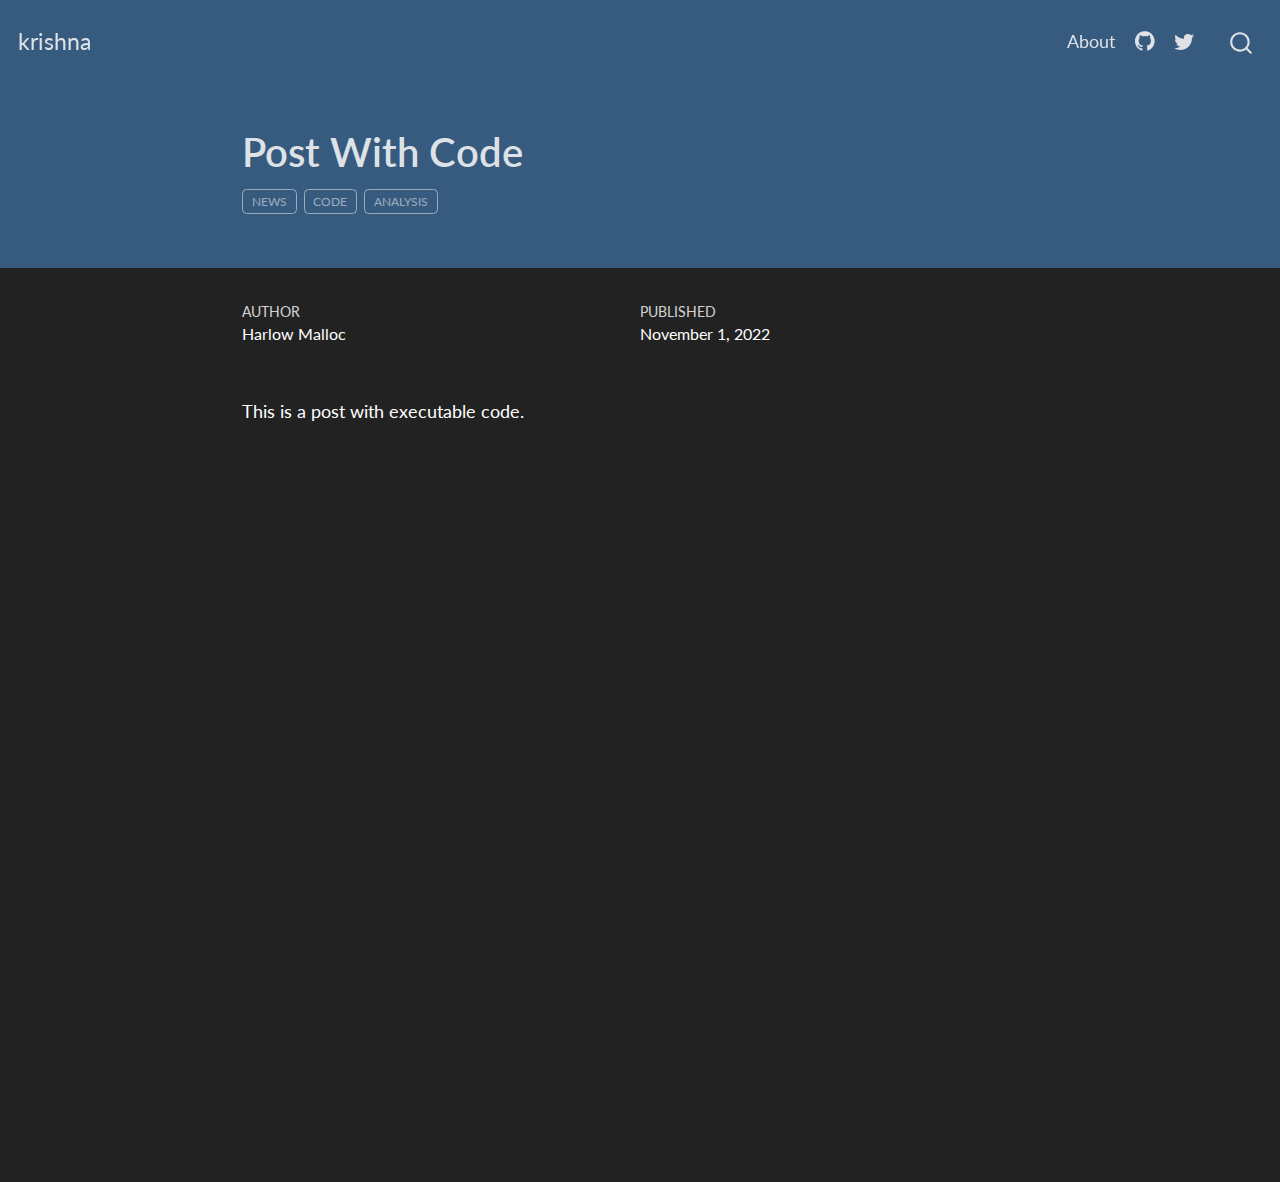
<file: posts/post-with-code/index.html>
<!DOCTYPE html>
<html xmlns="http://www.w3.org/1999/xhtml" lang="en" xml:lang="en"><head>

<meta charset="utf-8">
<meta name="generator" content="quarto-1.1.179">

<meta name="viewport" content="width=device-width, initial-scale=1.0, user-scalable=yes">

<meta name="author" content="Harlow Malloc">
<meta name="dcterms.date" content="2022-11-01">

<title>krishna - Post With Code</title>
<style>
code{white-space: pre-wrap;}
span.smallcaps{font-variant: small-caps;}
div.columns{display: flex; gap: min(4vw, 1.5em);}
div.column{flex: auto; overflow-x: auto;}
div.hanging-indent{margin-left: 1.5em; text-indent: -1.5em;}
ul.task-list{list-style: none;}
ul.task-list li input[type="checkbox"] {
  width: 0.8em;
  margin: 0 0.8em 0.2em -1.6em;
  vertical-align: middle;
}
</style>


<script src="../../site_libs/quarto-nav/quarto-nav.js"></script>
<script src="../../site_libs/quarto-nav/headroom.min.js"></script>
<script src="../../site_libs/clipboard/clipboard.min.js"></script>
<script src="../../site_libs/quarto-search/autocomplete.umd.js"></script>
<script src="../../site_libs/quarto-search/fuse.min.js"></script>
<script src="../../site_libs/quarto-search/quarto-search.js"></script>
<meta name="quarto:offset" content="../../">
<script src="../../site_libs/quarto-html/quarto.js"></script>
<script src="../../site_libs/quarto-html/popper.min.js"></script>
<script src="../../site_libs/quarto-html/tippy.umd.min.js"></script>
<script src="../../site_libs/quarto-html/anchor.min.js"></script>
<link href="../../site_libs/quarto-html/tippy.css" rel="stylesheet">
<link href="../../site_libs/quarto-html/quarto-syntax-highlighting-dark.css" rel="stylesheet" id="quarto-text-highlighting-styles">
<script src="../../site_libs/bootstrap/bootstrap.min.js"></script>
<link href="../../site_libs/bootstrap/bootstrap-icons.css" rel="stylesheet">
<link href="../../site_libs/bootstrap/bootstrap.min.css" rel="stylesheet" id="quarto-bootstrap" data-mode="dark">
<script id="quarto-search-options" type="application/json">{
  "location": "navbar",
  "copy-button": false,
  "collapse-after": 3,
  "panel-placement": "end",
  "type": "overlay",
  "limit": 20,
  "language": {
    "search-no-results-text": "No results",
    "search-matching-documents-text": "matching documents",
    "search-copy-link-title": "Copy link to search",
    "search-hide-matches-text": "Hide additional matches",
    "search-more-match-text": "more match in this document",
    "search-more-matches-text": "more matches in this document",
    "search-clear-button-title": "Clear",
    "search-detached-cancel-button-title": "Cancel",
    "search-submit-button-title": "Submit"
  }
}</script>


<link rel="stylesheet" href="../../styles.css">
</head>

<body class="nav-fixed fullcontent">

<div id="quarto-search-results"></div>
  <header id="quarto-header" class="headroom fixed-top">
    <nav class="navbar navbar-expand-lg navbar-dark ">
      <div class="navbar-container container-fluid">
      <div class="navbar-brand-container">
    <a class="navbar-brand" href="../../index.html">
    <span class="navbar-title">krishna</span>
    </a>
  </div>
          <button class="navbar-toggler" type="button" data-bs-toggle="collapse" data-bs-target="#navbarCollapse" aria-controls="navbarCollapse" aria-expanded="false" aria-label="Toggle navigation" onclick="if (window.quartoToggleHeadroom) { window.quartoToggleHeadroom(); }">
  <span class="navbar-toggler-icon"></span>
</button>
          <div class="collapse navbar-collapse" id="navbarCollapse">
            <ul class="navbar-nav navbar-nav-scroll ms-auto">
  <li class="nav-item">
    <a class="nav-link" href="../../about.html">About</a>
  </li>  
  <li class="nav-item compact">
    <a class="nav-link" href="https://github.com/"><i class="bi bi-github" role="img">
</i> 
 </a>
  </li>  
  <li class="nav-item compact">
    <a class="nav-link" href="https://twitter.com"><i class="bi bi-twitter" role="img">
</i> 
 </a>
  </li>  
</ul>
              <div id="quarto-search" class="" title="Search"></div>
          </div> <!-- /navcollapse -->
      </div> <!-- /container-fluid -->
    </nav>
</header>
<!-- content -->
<header id="title-block-header" class="quarto-title-block default page-columns page-full">
  <div class="quarto-title-banner page-columns page-full">
    <div class="quarto-title column-body">
      <h1 class="title">Post With Code</h1>
                                <div class="quarto-categories">
                <div class="quarto-category">news</div>
                <div class="quarto-category">code</div>
                <div class="quarto-category">analysis</div>
              </div>
                  </div>
  </div>
    
  
  <div class="quarto-title-meta">

      <div>
      <div class="quarto-title-meta-heading">Author</div>
      <div class="quarto-title-meta-contents">
               <p>Harlow Malloc </p>
            </div>
    </div>
      
      <div>
      <div class="quarto-title-meta-heading">Published</div>
      <div class="quarto-title-meta-contents">
        <p class="date">November 1, 2022</p>
      </div>
    </div>
      
    </div>
    
  
  </header><div id="quarto-content" class="quarto-container page-columns page-rows-contents page-layout-article page-navbar">
<!-- sidebar -->
<!-- margin-sidebar -->
    
<!-- main -->
<main class="content quarto-banner-title-block" id="quarto-document-content">




<p>This is a post with executable code.</p>



</main> <!-- /main -->
<script id="quarto-html-after-body" type="application/javascript">
window.document.addEventListener("DOMContentLoaded", function (event) {
  const toggleBodyColorMode = (bsSheetEl) => {
    const mode = bsSheetEl.getAttribute("data-mode");
    const bodyEl = window.document.querySelector("body");
    if (mode === "dark") {
      bodyEl.classList.add("quarto-dark");
      bodyEl.classList.remove("quarto-light");
    } else {
      bodyEl.classList.add("quarto-light");
      bodyEl.classList.remove("quarto-dark");
    }
  }
  const toggleBodyColorPrimary = () => {
    const bsSheetEl = window.document.querySelector("link#quarto-bootstrap");
    if (bsSheetEl) {
      toggleBodyColorMode(bsSheetEl);
    }
  }
  toggleBodyColorPrimary();  
  const icon = "";
  const anchorJS = new window.AnchorJS();
  anchorJS.options = {
    placement: 'right',
    icon: icon
  };
  anchorJS.add('.anchored');
  const clipboard = new window.ClipboardJS('.code-copy-button', {
    target: function(trigger) {
      return trigger.previousElementSibling;
    }
  });
  clipboard.on('success', function(e) {
    // button target
    const button = e.trigger;
    // don't keep focus
    button.blur();
    // flash "checked"
    button.classList.add('code-copy-button-checked');
    var currentTitle = button.getAttribute("title");
    button.setAttribute("title", "Copied!");
    setTimeout(function() {
      button.setAttribute("title", currentTitle);
      button.classList.remove('code-copy-button-checked');
    }, 1000);
    // clear code selection
    e.clearSelection();
  });
  function tippyHover(el, contentFn) {
    const config = {
      allowHTML: true,
      content: contentFn,
      maxWidth: 500,
      delay: 100,
      arrow: false,
      appendTo: function(el) {
          return el.parentElement;
      },
      interactive: true,
      interactiveBorder: 10,
      theme: 'quarto',
      placement: 'bottom-start'
    };
    window.tippy(el, config); 
  }
  const noterefs = window.document.querySelectorAll('a[role="doc-noteref"]');
  for (var i=0; i<noterefs.length; i++) {
    const ref = noterefs[i];
    tippyHover(ref, function() {
      // use id or data attribute instead here
      let href = ref.getAttribute('data-footnote-href') || ref.getAttribute('href');
      try { href = new URL(href).hash; } catch {}
      const id = href.replace(/^#\/?/, "");
      const note = window.document.getElementById(id);
      return note.innerHTML;
    });
  }
  var bibliorefs = window.document.querySelectorAll('a[role="doc-biblioref"]');
  for (var i=0; i<bibliorefs.length; i++) {
    const ref = bibliorefs[i];
    const cites = ref.parentNode.getAttribute('data-cites').split(' ');
    tippyHover(ref, function() {
      var popup = window.document.createElement('div');
      cites.forEach(function(cite) {
        var citeDiv = window.document.createElement('div');
        citeDiv.classList.add('hanging-indent');
        citeDiv.classList.add('csl-entry');
        var biblioDiv = window.document.getElementById('ref-' + cite);
        if (biblioDiv) {
          citeDiv.innerHTML = biblioDiv.innerHTML;
        }
        popup.appendChild(citeDiv);
      });
      return popup.innerHTML;
    });
  }
});
</script>
</div> <!-- /content -->



</body></html>
</file>
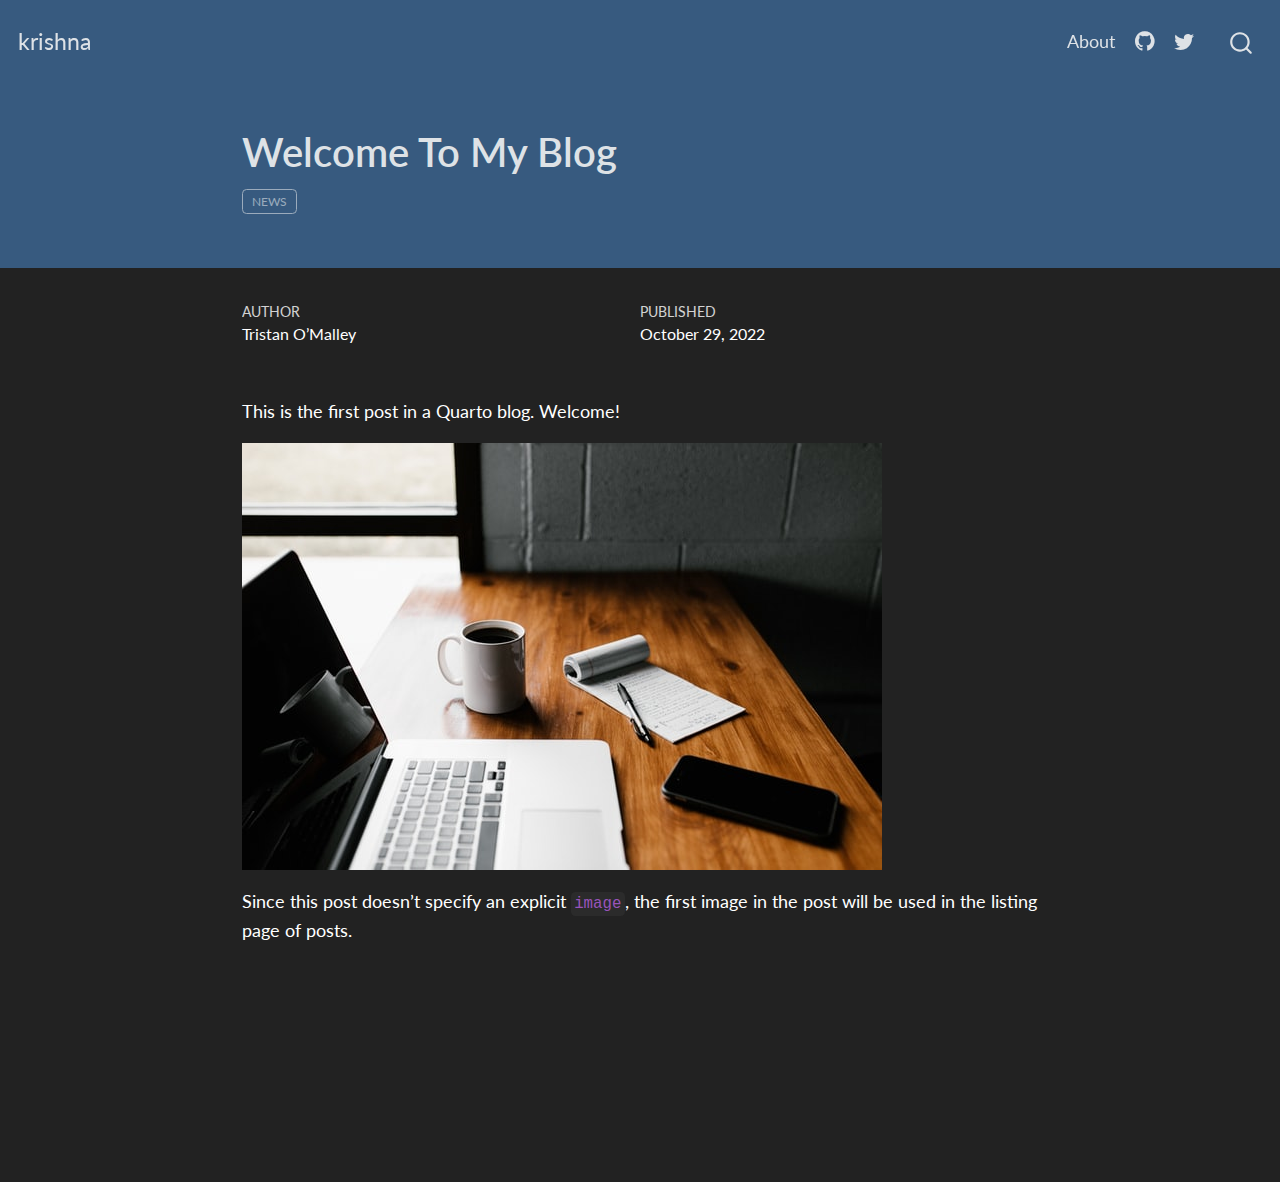
<file: posts/welcome/index.html>
<!DOCTYPE html>
<html xmlns="http://www.w3.org/1999/xhtml" lang="en" xml:lang="en"><head>

<meta charset="utf-8">
<meta name="generator" content="quarto-1.1.179">

<meta name="viewport" content="width=device-width, initial-scale=1.0, user-scalable=yes">

<meta name="author" content="Tristan O’Malley">
<meta name="dcterms.date" content="2022-10-29">

<title>krishna - Welcome To My Blog</title>
<style>
code{white-space: pre-wrap;}
span.smallcaps{font-variant: small-caps;}
div.columns{display: flex; gap: min(4vw, 1.5em);}
div.column{flex: auto; overflow-x: auto;}
div.hanging-indent{margin-left: 1.5em; text-indent: -1.5em;}
ul.task-list{list-style: none;}
ul.task-list li input[type="checkbox"] {
  width: 0.8em;
  margin: 0 0.8em 0.2em -1.6em;
  vertical-align: middle;
}
</style>


<script src="../../site_libs/quarto-nav/quarto-nav.js"></script>
<script src="../../site_libs/quarto-nav/headroom.min.js"></script>
<script src="../../site_libs/clipboard/clipboard.min.js"></script>
<script src="../../site_libs/quarto-search/autocomplete.umd.js"></script>
<script src="../../site_libs/quarto-search/fuse.min.js"></script>
<script src="../../site_libs/quarto-search/quarto-search.js"></script>
<meta name="quarto:offset" content="../../">
<script src="../../site_libs/quarto-html/quarto.js"></script>
<script src="../../site_libs/quarto-html/popper.min.js"></script>
<script src="../../site_libs/quarto-html/tippy.umd.min.js"></script>
<script src="../../site_libs/quarto-html/anchor.min.js"></script>
<link href="../../site_libs/quarto-html/tippy.css" rel="stylesheet">
<link href="../../site_libs/quarto-html/quarto-syntax-highlighting-dark.css" rel="stylesheet" id="quarto-text-highlighting-styles">
<script src="../../site_libs/bootstrap/bootstrap.min.js"></script>
<link href="../../site_libs/bootstrap/bootstrap-icons.css" rel="stylesheet">
<link href="../../site_libs/bootstrap/bootstrap.min.css" rel="stylesheet" id="quarto-bootstrap" data-mode="dark">
<script id="quarto-search-options" type="application/json">{
  "location": "navbar",
  "copy-button": false,
  "collapse-after": 3,
  "panel-placement": "end",
  "type": "overlay",
  "limit": 20,
  "language": {
    "search-no-results-text": "No results",
    "search-matching-documents-text": "matching documents",
    "search-copy-link-title": "Copy link to search",
    "search-hide-matches-text": "Hide additional matches",
    "search-more-match-text": "more match in this document",
    "search-more-matches-text": "more matches in this document",
    "search-clear-button-title": "Clear",
    "search-detached-cancel-button-title": "Cancel",
    "search-submit-button-title": "Submit"
  }
}</script>


<link rel="stylesheet" href="../../styles.css">
</head>

<body class="nav-fixed fullcontent">

<div id="quarto-search-results"></div>
  <header id="quarto-header" class="headroom fixed-top">
    <nav class="navbar navbar-expand-lg navbar-dark ">
      <div class="navbar-container container-fluid">
      <div class="navbar-brand-container">
    <a class="navbar-brand" href="../../index.html">
    <span class="navbar-title">krishna</span>
    </a>
  </div>
          <button class="navbar-toggler" type="button" data-bs-toggle="collapse" data-bs-target="#navbarCollapse" aria-controls="navbarCollapse" aria-expanded="false" aria-label="Toggle navigation" onclick="if (window.quartoToggleHeadroom) { window.quartoToggleHeadroom(); }">
  <span class="navbar-toggler-icon"></span>
</button>
          <div class="collapse navbar-collapse" id="navbarCollapse">
            <ul class="navbar-nav navbar-nav-scroll ms-auto">
  <li class="nav-item">
    <a class="nav-link" href="../../about.html">About</a>
  </li>  
  <li class="nav-item compact">
    <a class="nav-link" href="https://github.com/"><i class="bi bi-github" role="img">
</i> 
 </a>
  </li>  
  <li class="nav-item compact">
    <a class="nav-link" href="https://twitter.com"><i class="bi bi-twitter" role="img">
</i> 
 </a>
  </li>  
</ul>
              <div id="quarto-search" class="" title="Search"></div>
          </div> <!-- /navcollapse -->
      </div> <!-- /container-fluid -->
    </nav>
</header>
<!-- content -->
<header id="title-block-header" class="quarto-title-block default page-columns page-full">
  <div class="quarto-title-banner page-columns page-full">
    <div class="quarto-title column-body">
      <h1 class="title">Welcome To My Blog</h1>
                                <div class="quarto-categories">
                <div class="quarto-category">news</div>
              </div>
                  </div>
  </div>
    
  
  <div class="quarto-title-meta">

      <div>
      <div class="quarto-title-meta-heading">Author</div>
      <div class="quarto-title-meta-contents">
               <p>Tristan O’Malley </p>
            </div>
    </div>
      
      <div>
      <div class="quarto-title-meta-heading">Published</div>
      <div class="quarto-title-meta-contents">
        <p class="date">October 29, 2022</p>
      </div>
    </div>
      
    </div>
    
  
  </header><div id="quarto-content" class="quarto-container page-columns page-rows-contents page-layout-article page-navbar">
<!-- sidebar -->
<!-- margin-sidebar -->
    
<!-- main -->
<main class="content quarto-banner-title-block" id="quarto-document-content">




<p>This is the first post in a Quarto blog. Welcome!</p>
<p><img src="thumbnail.jpg" class="img-fluid"></p>
<p>Since this post doesn’t specify an explicit <code>image</code>, the first image in the post will be used in the listing page of posts.</p>



</main> <!-- /main -->
<script id="quarto-html-after-body" type="application/javascript">
window.document.addEventListener("DOMContentLoaded", function (event) {
  const toggleBodyColorMode = (bsSheetEl) => {
    const mode = bsSheetEl.getAttribute("data-mode");
    const bodyEl = window.document.querySelector("body");
    if (mode === "dark") {
      bodyEl.classList.add("quarto-dark");
      bodyEl.classList.remove("quarto-light");
    } else {
      bodyEl.classList.add("quarto-light");
      bodyEl.classList.remove("quarto-dark");
    }
  }
  const toggleBodyColorPrimary = () => {
    const bsSheetEl = window.document.querySelector("link#quarto-bootstrap");
    if (bsSheetEl) {
      toggleBodyColorMode(bsSheetEl);
    }
  }
  toggleBodyColorPrimary();  
  const icon = "";
  const anchorJS = new window.AnchorJS();
  anchorJS.options = {
    placement: 'right',
    icon: icon
  };
  anchorJS.add('.anchored');
  const clipboard = new window.ClipboardJS('.code-copy-button', {
    target: function(trigger) {
      return trigger.previousElementSibling;
    }
  });
  clipboard.on('success', function(e) {
    // button target
    const button = e.trigger;
    // don't keep focus
    button.blur();
    // flash "checked"
    button.classList.add('code-copy-button-checked');
    var currentTitle = button.getAttribute("title");
    button.setAttribute("title", "Copied!");
    setTimeout(function() {
      button.setAttribute("title", currentTitle);
      button.classList.remove('code-copy-button-checked');
    }, 1000);
    // clear code selection
    e.clearSelection();
  });
  function tippyHover(el, contentFn) {
    const config = {
      allowHTML: true,
      content: contentFn,
      maxWidth: 500,
      delay: 100,
      arrow: false,
      appendTo: function(el) {
          return el.parentElement;
      },
      interactive: true,
      interactiveBorder: 10,
      theme: 'quarto',
      placement: 'bottom-start'
    };
    window.tippy(el, config); 
  }
  const noterefs = window.document.querySelectorAll('a[role="doc-noteref"]');
  for (var i=0; i<noterefs.length; i++) {
    const ref = noterefs[i];
    tippyHover(ref, function() {
      // use id or data attribute instead here
      let href = ref.getAttribute('data-footnote-href') || ref.getAttribute('href');
      try { href = new URL(href).hash; } catch {}
      const id = href.replace(/^#\/?/, "");
      const note = window.document.getElementById(id);
      return note.innerHTML;
    });
  }
  var bibliorefs = window.document.querySelectorAll('a[role="doc-biblioref"]');
  for (var i=0; i<bibliorefs.length; i++) {
    const ref = bibliorefs[i];
    const cites = ref.parentNode.getAttribute('data-cites').split(' ');
    tippyHover(ref, function() {
      var popup = window.document.createElement('div');
      cites.forEach(function(cite) {
        var citeDiv = window.document.createElement('div');
        citeDiv.classList.add('hanging-indent');
        citeDiv.classList.add('csl-entry');
        var biblioDiv = window.document.getElementById('ref-' + cite);
        if (biblioDiv) {
          citeDiv.innerHTML = biblioDiv.innerHTML;
        }
        popup.appendChild(citeDiv);
      });
      return popup.innerHTML;
    });
  }
});
</script>
</div> <!-- /content -->



</body></html>
</file>
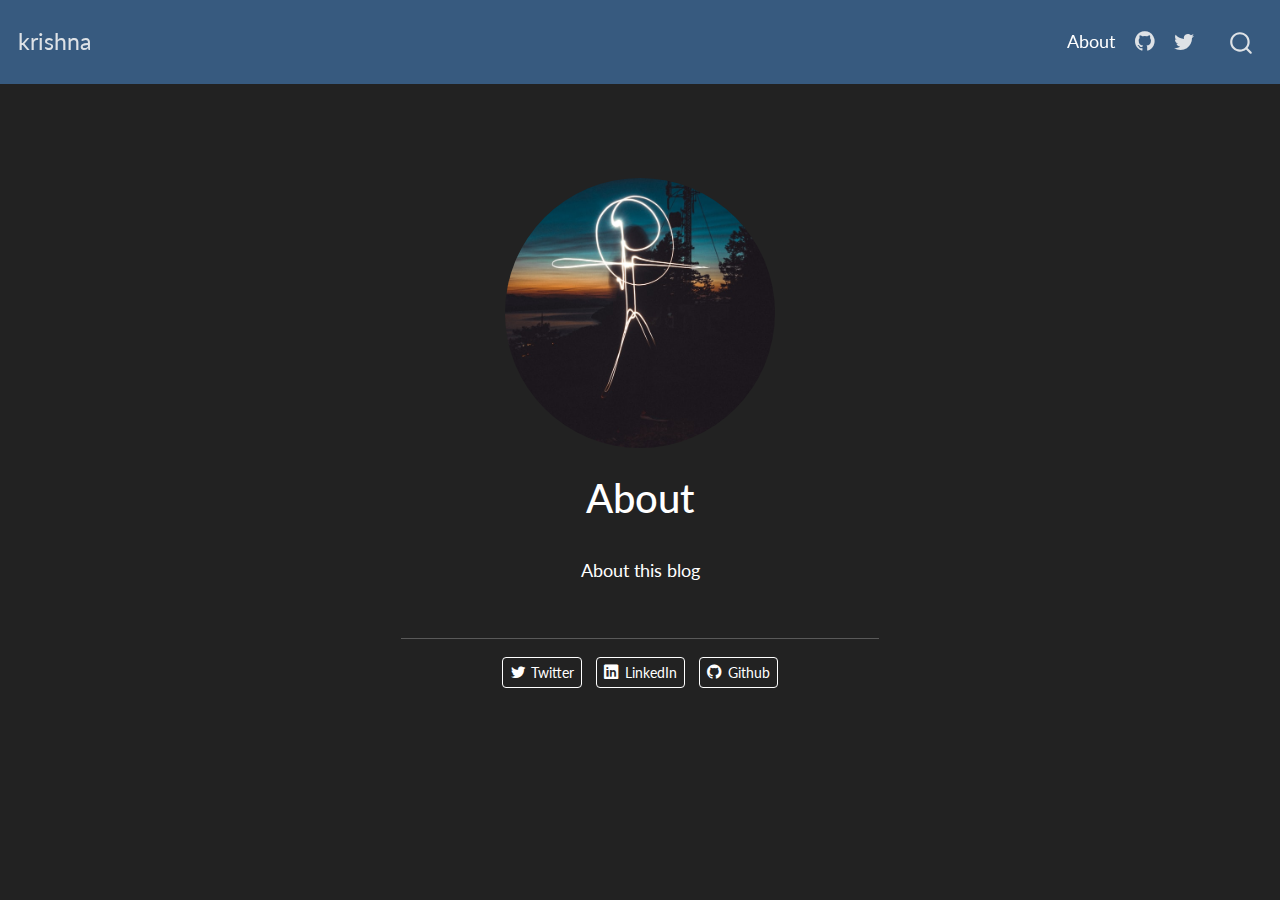
<file: about.html>
<!DOCTYPE html>
<html xmlns="http://www.w3.org/1999/xhtml" lang="en" xml:lang="en"><head>

<meta charset="utf-8">
<meta name="generator" content="quarto-1.1.179">

<meta name="viewport" content="width=device-width, initial-scale=1.0, user-scalable=yes">


<title>krishna - About</title>
<style>
code{white-space: pre-wrap;}
span.smallcaps{font-variant: small-caps;}
div.columns{display: flex; gap: min(4vw, 1.5em);}
div.column{flex: auto; overflow-x: auto;}
div.hanging-indent{margin-left: 1.5em; text-indent: -1.5em;}
ul.task-list{list-style: none;}
ul.task-list li input[type="checkbox"] {
  width: 0.8em;
  margin: 0 0.8em 0.2em -1.6em;
  vertical-align: middle;
}
</style>


<script src="site_libs/quarto-nav/quarto-nav.js"></script>
<script src="site_libs/quarto-nav/headroom.min.js"></script>
<script src="site_libs/clipboard/clipboard.min.js"></script>
<script src="site_libs/quarto-search/autocomplete.umd.js"></script>
<script src="site_libs/quarto-search/fuse.min.js"></script>
<script src="site_libs/quarto-search/quarto-search.js"></script>
<meta name="quarto:offset" content="./">
<script src="site_libs/quarto-html/quarto.js"></script>
<script src="site_libs/quarto-html/popper.min.js"></script>
<script src="site_libs/quarto-html/tippy.umd.min.js"></script>
<link href="site_libs/quarto-html/tippy.css" rel="stylesheet">
<link href="site_libs/quarto-html/quarto-syntax-highlighting-dark.css" rel="stylesheet" id="quarto-text-highlighting-styles">
<script src="site_libs/bootstrap/bootstrap.min.js"></script>
<link href="site_libs/bootstrap/bootstrap-icons.css" rel="stylesheet">
<link href="site_libs/bootstrap/bootstrap.min.css" rel="stylesheet" id="quarto-bootstrap" data-mode="dark">
<script id="quarto-search-options" type="application/json">{
  "location": "navbar",
  "copy-button": false,
  "collapse-after": 3,
  "panel-placement": "end",
  "type": "overlay",
  "limit": 20,
  "language": {
    "search-no-results-text": "No results",
    "search-matching-documents-text": "matching documents",
    "search-copy-link-title": "Copy link to search",
    "search-hide-matches-text": "Hide additional matches",
    "search-more-match-text": "more match in this document",
    "search-more-matches-text": "more matches in this document",
    "search-clear-button-title": "Clear",
    "search-detached-cancel-button-title": "Cancel",
    "search-submit-button-title": "Submit"
  }
}</script>


<link rel="stylesheet" href="styles.css">
</head>

<body class="nav-fixed fullcontent">

<div id="quarto-search-results"></div>
  <header id="quarto-header" class="headroom fixed-top">
    <nav class="navbar navbar-expand-lg navbar-dark ">
      <div class="navbar-container container-fluid">
      <div class="navbar-brand-container">
    <a class="navbar-brand" href="./index.html">
    <span class="navbar-title">krishna</span>
    </a>
  </div>
          <button class="navbar-toggler" type="button" data-bs-toggle="collapse" data-bs-target="#navbarCollapse" aria-controls="navbarCollapse" aria-expanded="false" aria-label="Toggle navigation" onclick="if (window.quartoToggleHeadroom) { window.quartoToggleHeadroom(); }">
  <span class="navbar-toggler-icon"></span>
</button>
          <div class="collapse navbar-collapse" id="navbarCollapse">
            <ul class="navbar-nav navbar-nav-scroll ms-auto">
  <li class="nav-item">
    <a class="nav-link active" href="./about.html" aria-current="page">About</a>
  </li>  
  <li class="nav-item compact">
    <a class="nav-link" href="https://github.com/"><i class="bi bi-github" role="img">
</i> 
 </a>
  </li>  
  <li class="nav-item compact">
    <a class="nav-link" href="https://twitter.com"><i class="bi bi-twitter" role="img">
</i> 
 </a>
  </li>  
</ul>
              <div id="quarto-search" class="" title="Search"></div>
          </div> <!-- /navcollapse -->
      </div> <!-- /container-fluid -->
    </nav>
</header>
<!-- content -->
<div id="quarto-content" class="quarto-container page-columns page-rows-contents page-layout-article page-navbar">
<!-- sidebar -->
<!-- margin-sidebar -->
    
<!-- main -->
<div class="quarto-about-jolla">
  <img src="profile.jpg" class="about-image
  round " style="height: 15em; width: 15em;">
 <header id="title-block-header" class="quarto-title-block default">
<div class="quarto-title">
<h1 class="title">About</h1>
</div>
<div class="quarto-title-meta">
  </div>
</header><main class="content" id="quarto-document-content">
<p>About this blog</p>


</main> 
  <hr class="about-sep">
   <div class="about-links">
  <a href="https://twitter.com" class="about-link">
    <i class="bi bi-twitter"></i>
     <span class="about-link-text">Twitter</span>
  </a>
  <a href="https://linkedin.com" class="about-link">
    <i class="bi bi-linkedin"></i>
     <span class="about-link-text">LinkedIn</span>
  </a>
  <a href="https://github.com" class="about-link">
    <i class="bi bi-github"></i>
     <span class="about-link-text">Github</span>
  </a>
</div>
</div>
 <!-- /main -->
<script id="quarto-html-after-body" type="application/javascript">
window.document.addEventListener("DOMContentLoaded", function (event) {
  const toggleBodyColorMode = (bsSheetEl) => {
    const mode = bsSheetEl.getAttribute("data-mode");
    const bodyEl = window.document.querySelector("body");
    if (mode === "dark") {
      bodyEl.classList.add("quarto-dark");
      bodyEl.classList.remove("quarto-light");
    } else {
      bodyEl.classList.add("quarto-light");
      bodyEl.classList.remove("quarto-dark");
    }
  }
  const toggleBodyColorPrimary = () => {
    const bsSheetEl = window.document.querySelector("link#quarto-bootstrap");
    if (bsSheetEl) {
      toggleBodyColorMode(bsSheetEl);
    }
  }
  toggleBodyColorPrimary();  
  const clipboard = new window.ClipboardJS('.code-copy-button', {
    target: function(trigger) {
      return trigger.previousElementSibling;
    }
  });
  clipboard.on('success', function(e) {
    // button target
    const button = e.trigger;
    // don't keep focus
    button.blur();
    // flash "checked"
    button.classList.add('code-copy-button-checked');
    var currentTitle = button.getAttribute("title");
    button.setAttribute("title", "Copied!");
    setTimeout(function() {
      button.setAttribute("title", currentTitle);
      button.classList.remove('code-copy-button-checked');
    }, 1000);
    // clear code selection
    e.clearSelection();
  });
  function tippyHover(el, contentFn) {
    const config = {
      allowHTML: true,
      content: contentFn,
      maxWidth: 500,
      delay: 100,
      arrow: false,
      appendTo: function(el) {
          return el.parentElement;
      },
      interactive: true,
      interactiveBorder: 10,
      theme: 'quarto',
      placement: 'bottom-start'
    };
    window.tippy(el, config); 
  }
  const noterefs = window.document.querySelectorAll('a[role="doc-noteref"]');
  for (var i=0; i<noterefs.length; i++) {
    const ref = noterefs[i];
    tippyHover(ref, function() {
      // use id or data attribute instead here
      let href = ref.getAttribute('data-footnote-href') || ref.getAttribute('href');
      try { href = new URL(href).hash; } catch {}
      const id = href.replace(/^#\/?/, "");
      const note = window.document.getElementById(id);
      return note.innerHTML;
    });
  }
  var bibliorefs = window.document.querySelectorAll('a[role="doc-biblioref"]');
  for (var i=0; i<bibliorefs.length; i++) {
    const ref = bibliorefs[i];
    const cites = ref.parentNode.getAttribute('data-cites').split(' ');
    tippyHover(ref, function() {
      var popup = window.document.createElement('div');
      cites.forEach(function(cite) {
        var citeDiv = window.document.createElement('div');
        citeDiv.classList.add('hanging-indent');
        citeDiv.classList.add('csl-entry');
        var biblioDiv = window.document.getElementById('ref-' + cite);
        if (biblioDiv) {
          citeDiv.innerHTML = biblioDiv.innerHTML;
        }
        popup.appendChild(citeDiv);
      });
      return popup.innerHTML;
    });
  }
});
</script>
</div> <!-- /content -->



</body></html>
</file>
<file: site_libs/quarto-html/tippy.css>
.tippy-box[data-animation=fade][data-state=hidden]{opacity:0}[data-tippy-root]{max-width:calc(100vw - 10px)}.tippy-box{position:relative;background-color:#333;color:#fff;border-radius:4px;font-size:14px;line-height:1.4;white-space:normal;outline:0;transition-property:transform,visibility,opacity}.tippy-box[data-placement^=top]>.tippy-arrow{bottom:0}.tippy-box[data-placement^=top]>.tippy-arrow:before{bottom:-7px;left:0;border-width:8px 8px 0;border-top-color:initial;transform-origin:center top}.tippy-box[data-placement^=bottom]>.tippy-arrow{top:0}.tippy-box[data-placement^=bottom]>.tippy-arrow:before{top:-7px;left:0;border-width:0 8px 8px;border-bottom-color:initial;transform-origin:center bottom}.tippy-box[data-placement^=left]>.tippy-arrow{right:0}.tippy-box[data-placement^=left]>.tippy-arrow:before{border-width:8px 0 8px 8px;border-left-color:initial;right:-7px;transform-origin:center left}.tippy-box[data-placement^=right]>.tippy-arrow{left:0}.tippy-box[data-placement^=right]>.tippy-arrow:before{left:-7px;border-width:8px 8px 8px 0;border-right-color:initial;transform-origin:center right}.tippy-box[data-inertia][data-state=visible]{transition-timing-function:cubic-bezier(.54,1.5,.38,1.11)}.tippy-arrow{width:16px;height:16px;color:#333}.tippy-arrow:before{content:"";position:absolute;border-color:transparent;border-style:solid}.tippy-content{position:relative;padding:5px 9px;z-index:1}
</file>
<file: site_libs/quarto-html/quarto-syntax-highlighting-dark.css>
/* quarto syntax highlight colors */
:root {
  --quarto-hl-al-color: #f07178;
  --quarto-hl-an-color: #d4d0ab;
  --quarto-hl-at-color: #00e0e0;
  --quarto-hl-bn-color: #d4d0ab;
  --quarto-hl-bu-color: #abe338;
  --quarto-hl-ch-color: #abe338;
  --quarto-hl-co-color: #f8f8f2;
  --quarto-hl-cv-color: #ffd700;
  --quarto-hl-cn-color: #ffd700;
  --quarto-hl-cf-color: #ffa07a;
  --quarto-hl-dt-color: #ffa07a;
  --quarto-hl-dv-color: #d4d0ab;
  --quarto-hl-do-color: #f8f8f2;
  --quarto-hl-er-color: #f07178;
  --quarto-hl-ex-color: #00e0e0;
  --quarto-hl-fl-color: #d4d0ab;
  --quarto-hl-fu-color: #ffa07a;
  --quarto-hl-im-color: #abe338;
  --quarto-hl-in-color: #d4d0ab;
  --quarto-hl-kw-color: #ffa07a;
  --quarto-hl-op-color: #ffa07a;
  --quarto-hl-ot-color: #00e0e0;
  --quarto-hl-pp-color: #dcc6e0;
  --quarto-hl-re-color: #00e0e0;
  --quarto-hl-sc-color: #abe338;
  --quarto-hl-ss-color: #abe338;
  --quarto-hl-st-color: #abe338;
  --quarto-hl-va-color: #00e0e0;
  --quarto-hl-vs-color: #abe338;
  --quarto-hl-wa-color: #dcc6e0;
}

/* other quarto variables */
:root {
  --quarto-font-monospace: SFMono-Regular, Menlo, Monaco, Consolas, "Liberation Mono", "Courier New", monospace;
}

code span.al {
  font-weight: bold;
  color: #f07178;
}

code span.an {
  color: #d4d0ab;
}

code span.at {
  color: #00e0e0;
}

code span.bn {
  color: #d4d0ab;
}

code span.bu {
  color: #abe338;
}

code span.ch {
  color: #abe338;
}

code span.co {
  font-style: italic;
  color: #f8f8f2;
}

code span.cv {
  color: #ffd700;
}

code span.cn {
  color: #ffd700;
}

code span.cf {
  font-weight: bold;
  color: #ffa07a;
}

code span.dt {
  color: #ffa07a;
}

code span.dv {
  color: #d4d0ab;
}

code span.do {
  color: #f8f8f2;
}

code span.er {
  color: #f07178;
  text-decoration: underline;
}

code span.ex {
  font-weight: bold;
  color: #00e0e0;
}

code span.fl {
  color: #d4d0ab;
}

code span.fu {
  color: #ffa07a;
}

code span.im {
  color: #abe338;
}

code span.in {
  color: #d4d0ab;
}

code span.kw {
  font-weight: bold;
  color: #ffa07a;
}

pre > code.sourceCode > span {
  color: #f8f8f2;
}

code span {
  color: #f8f8f2;
}

code.sourceCode > span {
  color: #f8f8f2;
}

div.sourceCode,
div.sourceCode pre.sourceCode {
  color: #f8f8f2;
}

code span.op {
  color: #ffa07a;
}

code span.ot {
  color: #00e0e0;
}

code span.pp {
  color: #dcc6e0;
}

code span.re {
  color: #00e0e0;
}

code span.sc {
  color: #abe338;
}

code span.ss {
  color: #abe338;
}

code span.st {
  color: #abe338;
}

code span.va {
  color: #00e0e0;
}

code span.vs {
  color: #abe338;
}

code span.wa {
  color: #dcc6e0;
}

.prevent-inlining {
  content: "</";
}

/*# sourceMappingURL=935a306eefa94366c21e1a970dddb765.css.map */
</file>
<file: styles.css>
/* css styles */
</file>
